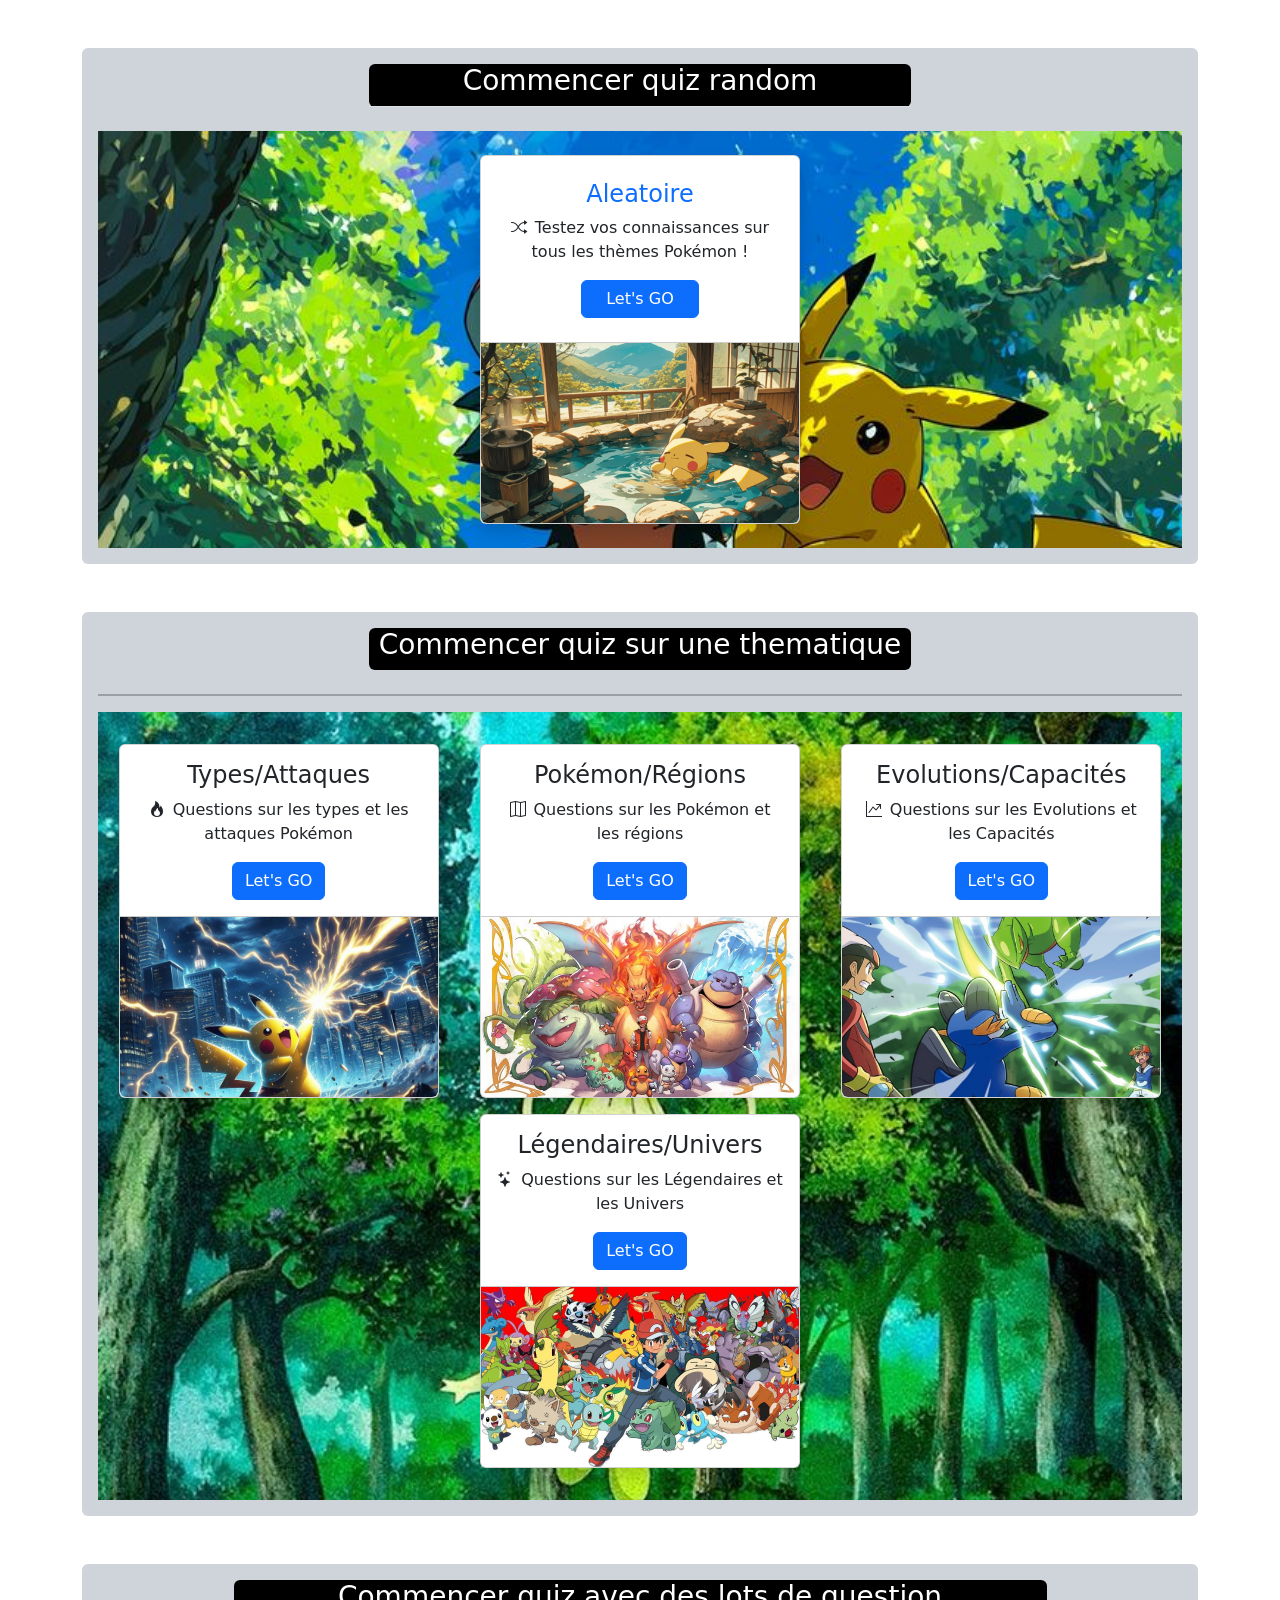
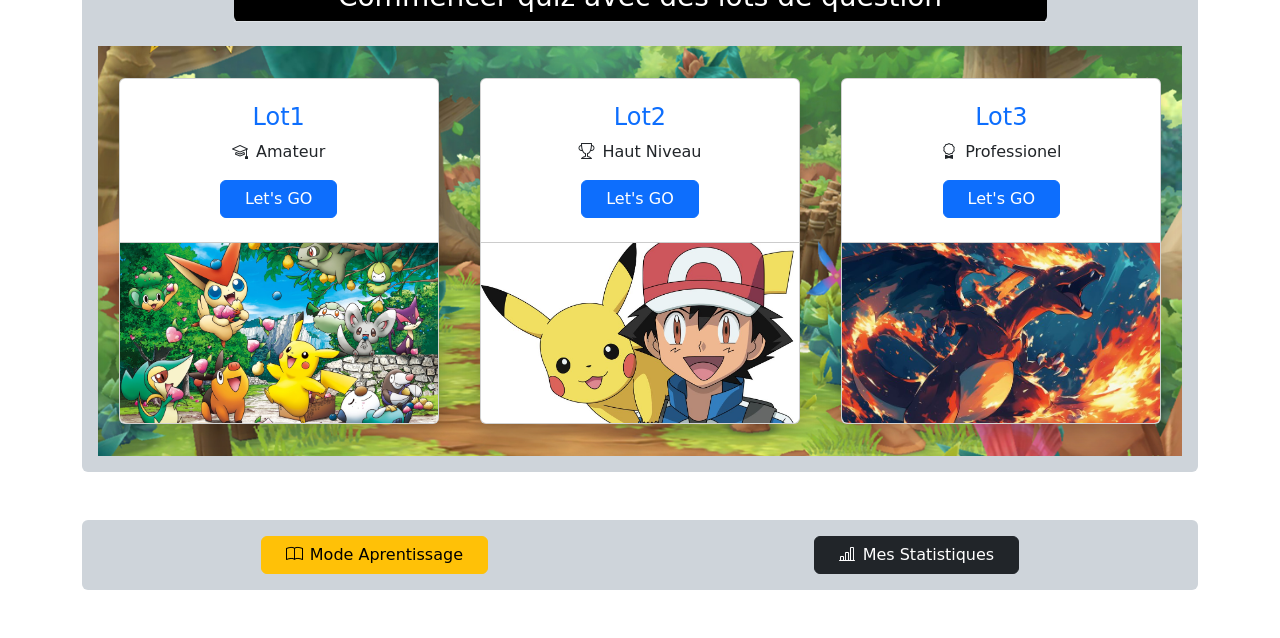
<file: index.html>
<!DOCTYPE html>
<html>
<head>
    <title>Acceuil</title>

    <meta charset="utf-8">
    <meta name="viewport" content="width=device-width, initial-scale=1">
    <link rel="stylesheet" href="css/style.css">
    <link href="https://cdn.jsdelivr.net/npm/bootstrap@5.3.2/dist/css/bootstrap.min.css" rel="stylesheet" integrity="sha384-T3c6CoIi6uLrA9TneNEoa7RxnatzjcDSCmG1MXxSR1GAsXEV/Dwwykc2MPK8M2HN" crossorigin="anonymous"> 
    <link rel="stylesheet" href="https://cdn.jsdelivr.net/npm/bootstrap-icons@1.11.3/font/bootstrap-icons.min.css">
    <script src="js/scripts.js"></script>
</head>

<body >
    
    <div class="container my-5">
        
        <div class="mb-5 p-3 bg-dark-subtle rounded">
            <div class="bg-black rounded w-50 mx-auto ">
            <h3 class="mb-4 pb-2 border-bottom text-center text-white ">Commencer quiz random</h3>
            </div>
            
            <div id="block1" class="py-4">
            <div  class="card text-center mx-auto shadow" style="width: 20rem;">
                <div class="card-body py-4">
                    <div class="card-title">
                        <h4 class="text-primary"> Aleatoire</h4>
                        <p ><i class="bi bi-shuffle me-2"></i>Testez vos connaissances sur tous les thèmes Pokémon !</p>
                    </div>
                    <a href="jeu.html?cat=start" class=" btn btn-primary px-4" id="theme">Let's GO</a>
                </div>

                <div class="card-footer p-0">
                    <img src="img/pika.jpg" class="w-100 rounded-bottom" alt="img" style="height: 180px; object-fit: cover;">

                </div>
                
                
            </div>
            </div>
        </div>

        <div class="mt-5 p-3 bg-dark-subtle rounded">
            <div class="bg-black rounded w-50 mx-auto ">
                <h3 class=" mb-4 pb-2 text-center text-white">Commencer quiz sur une thematique</h3>
            </div>
            <hr style=" border: 1px solid black">
            <div id="block2" class="d-flex flex-wrap justify-content-around py-4">
                
                    
                <div class="card text-center m-2 shadow" style="width: 20rem;">
                    <div class="card-body">
                        <div class="card-title">
                            <h4 > Types/Attaques</h4>
                            <p ><i class="bi bi-fire me-2"></i>Questions sur les types et les attaques Pokémon</p>
                        </div>
                        <a href="jeu.html?cat=Types/Attaques" class=" btn btn-primary" id="theme">Let's GO</a>
                    </div>  
                    <div class="card-footer p-0">
                    <img src="img/poke13.jpg" class="w-100 rounded-bottom" alt="img" style="height: 180px; object-fit: cover;">
                    </div>  
                </div>

                <div class="card text-center m-2 shadow" style="width: 20rem;">
                    <div class="card-body">
                        <div class="card-title">
                            <h4 > Pokémon/Régions</h4>
                            <p ><i class="bi bi-map me-2"></i>Questions sur les Pokémon et les régions</p>
                        </div>
                        <a href="jeu.html?cat=Pokémon/Régions" class=" btn btn-primary" id="theme">Let's GO</a>
                    </div> 
                    <div class="card-footer p-0">
                    <img src="img/poke5.png" class="w-100 rounded-bottom" alt="img" style="height: 180px; object-fit: cover;">
                    </div>     
                </div>

                <div class="card text-center m-2 shadow" style="width: 20rem;">
                    <div class="card-body">
                        <div class="card-title">
                            <h4 >Evolutions/Capacités</h4>
                            <p ><i class="bi bi-graph-up-arrow me-2"></i>Questions sur les Evolutions et les Capacités</p>
                        </div>
                        <a href="jeu.html?cat=Evolutions/Capacités" class=" btn btn-primary" id="theme">Let's GO</a>
                    </div>  
                    <div class="card-footer p-0">
                    <img src="img/poke8.jpg" class="w-100 rounded-bottom" alt="img" style="height: 180px; object-fit: cover;">
                    </div>    
                </div>

                <div class="card text-center m-2 shadow" style="width: 20rem;">
                    <div class="card-body">
                        <div class="card-title">
                            <h4 >Légendaires/Univers</h4>
                            <p ><i class="bi bi-stars me-2"></i>Questions sur les Légendaires et les Univers</p>
                        </div>
                        <a href="jeu.html?cat=Légendaires/Univers" class=" btn btn-primary" id="theme">Let's GO</a>
                    </div>  
                    <div class="card-footer p-0">
                    <img src="img/poke4.jpg" class="w-100 rounded-bottom" alt="img" style="height: 180px; object-fit: cover;">
                    </div>

                </div>

        
            </div>
        </div>

        <div  class="mt-5 p-3 bg-dark-subtle rounded">
            <div class="bg-black rounded w-75 mx-auto ">
            <h3 class="mb-4 pb-2 border-bottom text-center text-white ">Commencer quiz avec des lots de question</h3>
            </div>
            <div id="block3" class="d-flex flex-wrap justify-content-around py-4">

                <div class="card text-center m-2  shadow" style="width: 20rem;">
                    <div class="card-body py-4">
                        <div class="card-title">
                            <h4 class="text-primary"> Lot1</h4>
                            <p ><i class="bi bi-mortarboard me-2"></i>Amateur</p>
                        </div>
                        <a href="jeu.html?lot=2" class=" btn btn-primary px-4" id="theme">Let's GO</a>
                    </div> 
                    <div class="card-footer p-0">
                    <img src="img/poke6.jpg" class="w-100 rounded-bottom" alt="img" style="height: 180px; object-fit: cover;">
                    </div>   
                </div>

                <div class="card text-center m-2 shadow" style="width: 20rem;">
                    <div class="card-body py-4">
                        <div class="card-title">
                            <h4 class="text-primary"> Lot2</h4>
                            <p ><i class="bi bi-trophy me-2"></i>Haut Niveau</p>
                        </div>
                        <a href="jeu.html?lot=3" class=" btn btn-primary px-4" id="theme">Let's GO</a>
                    </div> 
                    <div class="card-footer p-0">
                    <img src="img/poke12.jpg" class="w-100 rounded-bottom" alt="img" style="height: 180px; object-fit: cover;">
                    </div>  

                </div>

                <div class="card text-center m-2 shadow" style="width: 20rem;">
                    <div class="card-body py-4">
                        <div class="card-title">
                            <h4 class="text-primary"> Lot3</h4>
                            <p ><i class="bi bi-award me-2"></i>Professionel</p>
                        </div>
                        <a href="jeu.html?lot=4" class=" btn btn-primary px-4" id="theme">Let's GO</a>
                    </div>   
                    <div class="card-footer p-0">
                    <img src="img/poke14.jpg" class="w-100 rounded-bottom" alt="img" style="height: 180px; object-fit: cover;">
                    </div>  
 
                </div>

            </div>

        </div>

        <div  class="mt-5 p-3 bg-dark-subtle rounded">
            <div class="d-flex justify-content-around">
                <a href="apprendre.html" class=" btn btn-warning px-4" id="theme"><i class="bi bi-book me-2"></i>Mode Aprentissage</a>
                <a href="statistique.html" class=" btn btn-dark px-4" id="theme"><i class="bi bi-bar-chart-line me-2"></i>Mes Statistiques</a>
            </div>
            
        </div>


    </div>
     
    


   
    <script src="https://cdn.jsdelivr.net/npm/bootstrap@5.3.2/dist/js/bootstrap.bundle.min.js" integrity="sha384-C6RzsynM9kWDrMNeT87bh95OGNyZPhcTNXj1NW7RuBCsyN/o0jlpcV8Qyq46cDfL" crossorigin="anonymous"></script> 
</body>
</html>
</file>
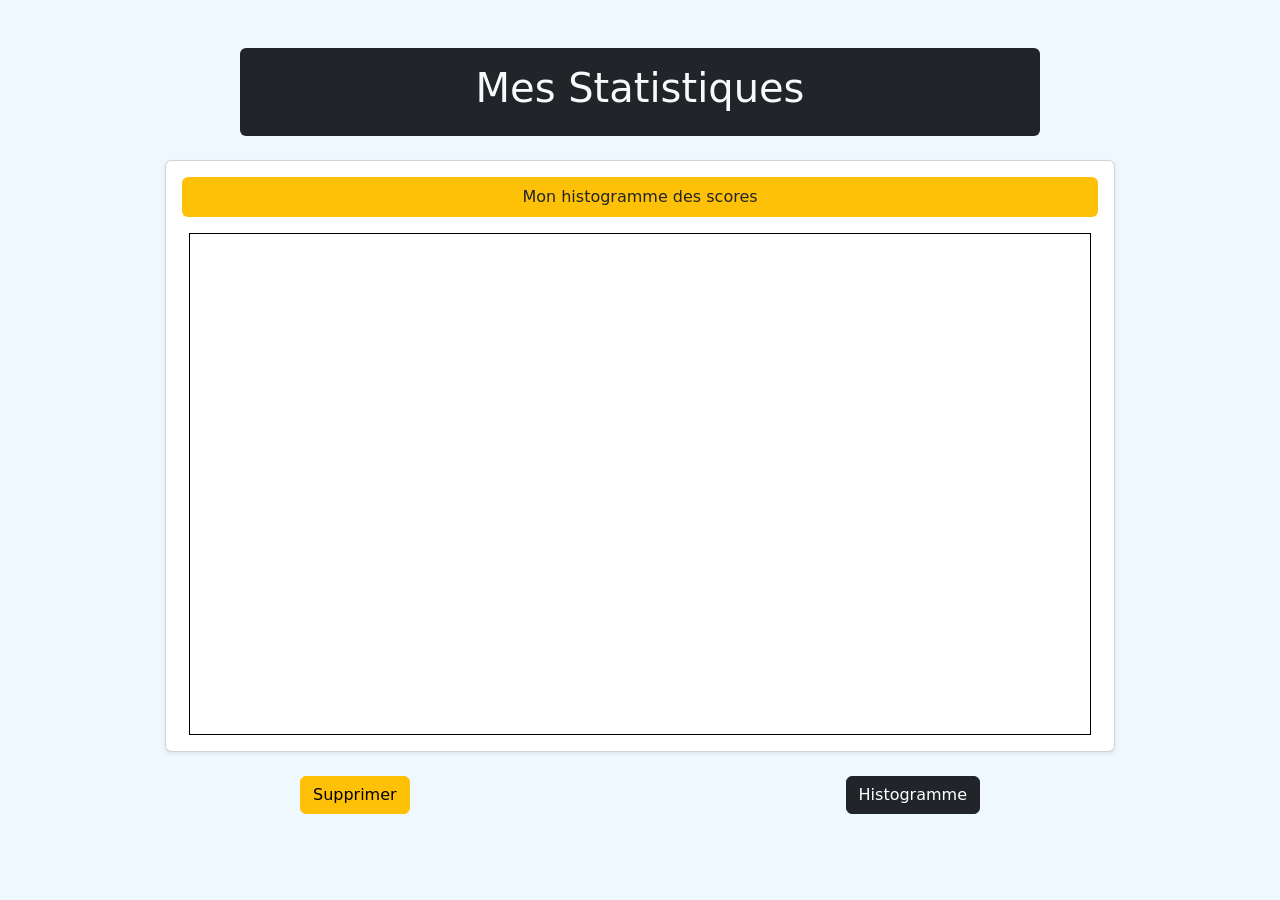
<file: statistique.html>
<!DOCTYPE html>
<html lang="fr">
<head>
    <meta charset="UTF-8">
    <meta name="viewport" content="width=device-width, initial-scale=1.0">
    <title>Statisque</title>
    <link href="https://cdn.jsdelivr.net/npm/bootstrap@5.3.2/dist/css/bootstrap.min.css" rel="stylesheet" integrity="sha384-T3c6CoIi6uLrA9TneNEoa7RxnatzjcDSCmG1MXxSR1GAsXEV/Dwwykc2MPK8M2HN" crossorigin="anonymous"> 
    <link rel="stylesheet" href="css/stat.css">
</head>

<body>
    <div class="container my-5">
        <div id="titre" class="bg-dark text-light p-3 rounded mb-4 mx-auto" >
            <h1 class="text-center">Mes Statistiques</h1>
        </div>

        <div id="cardId" class="card shadow-sm mx-auto " >
            <div class="card-body">
                <div class="text-center bg-warning text-dark p-2 rounded mb-3" >
                    Mon histogramme des scores
                </div>
                 <canvas id="histogrammeScores" width="900" height="500">
                </canvas>
            </div>

        </div>
        <div class="  d-flex justify-content-around text-center mt-4  ">
            
            <a href="statistique.html" class="btn btn-warning" onclick="localStorage.clear()">Supprimer</a>
            <button  type="button" class=" btn btn-dark" onclick="drawHistogram()">Histogramme </button>
                
        </div>
    </div>

    <script src="js/statistique_script.js"></script>
    <script src="https://cdn.jsdelivr.net/npm/bootstrap@5.3.2/dist/js/bootstrap.bundle.min.js" integrity="sha384-C6RzsynM9kWDrMNeT87bh95OGNyZPhcTNXj1NW7RuBCsyN/o0jlpcV8Qyq46cDfL" crossorigin="anonymous"></script> 
</body>
</html>
</file>
<file: css/style.css>
#block3{
    background-image: url('../img/forest.jpg');
    background-position: center;
    background-size: cover;
}

#block2{
    background-image: url('../img/poke20.jpg');
    background-position: center;
    background-size: cover;
}

#block1{
    background-image: url('../img/poke9.jpg');
    background-position: center;
    background-size: cover;
}
</file>
<file: css/stat.css>
canvas {
    display: block;
    margin: 0 auto;
    border: 1px solid black; 
}
body{
    background-color: aliceblue;
}
#titre{
    width: 800px;
}
#cardId{
    width: 950px;
}
</file>
